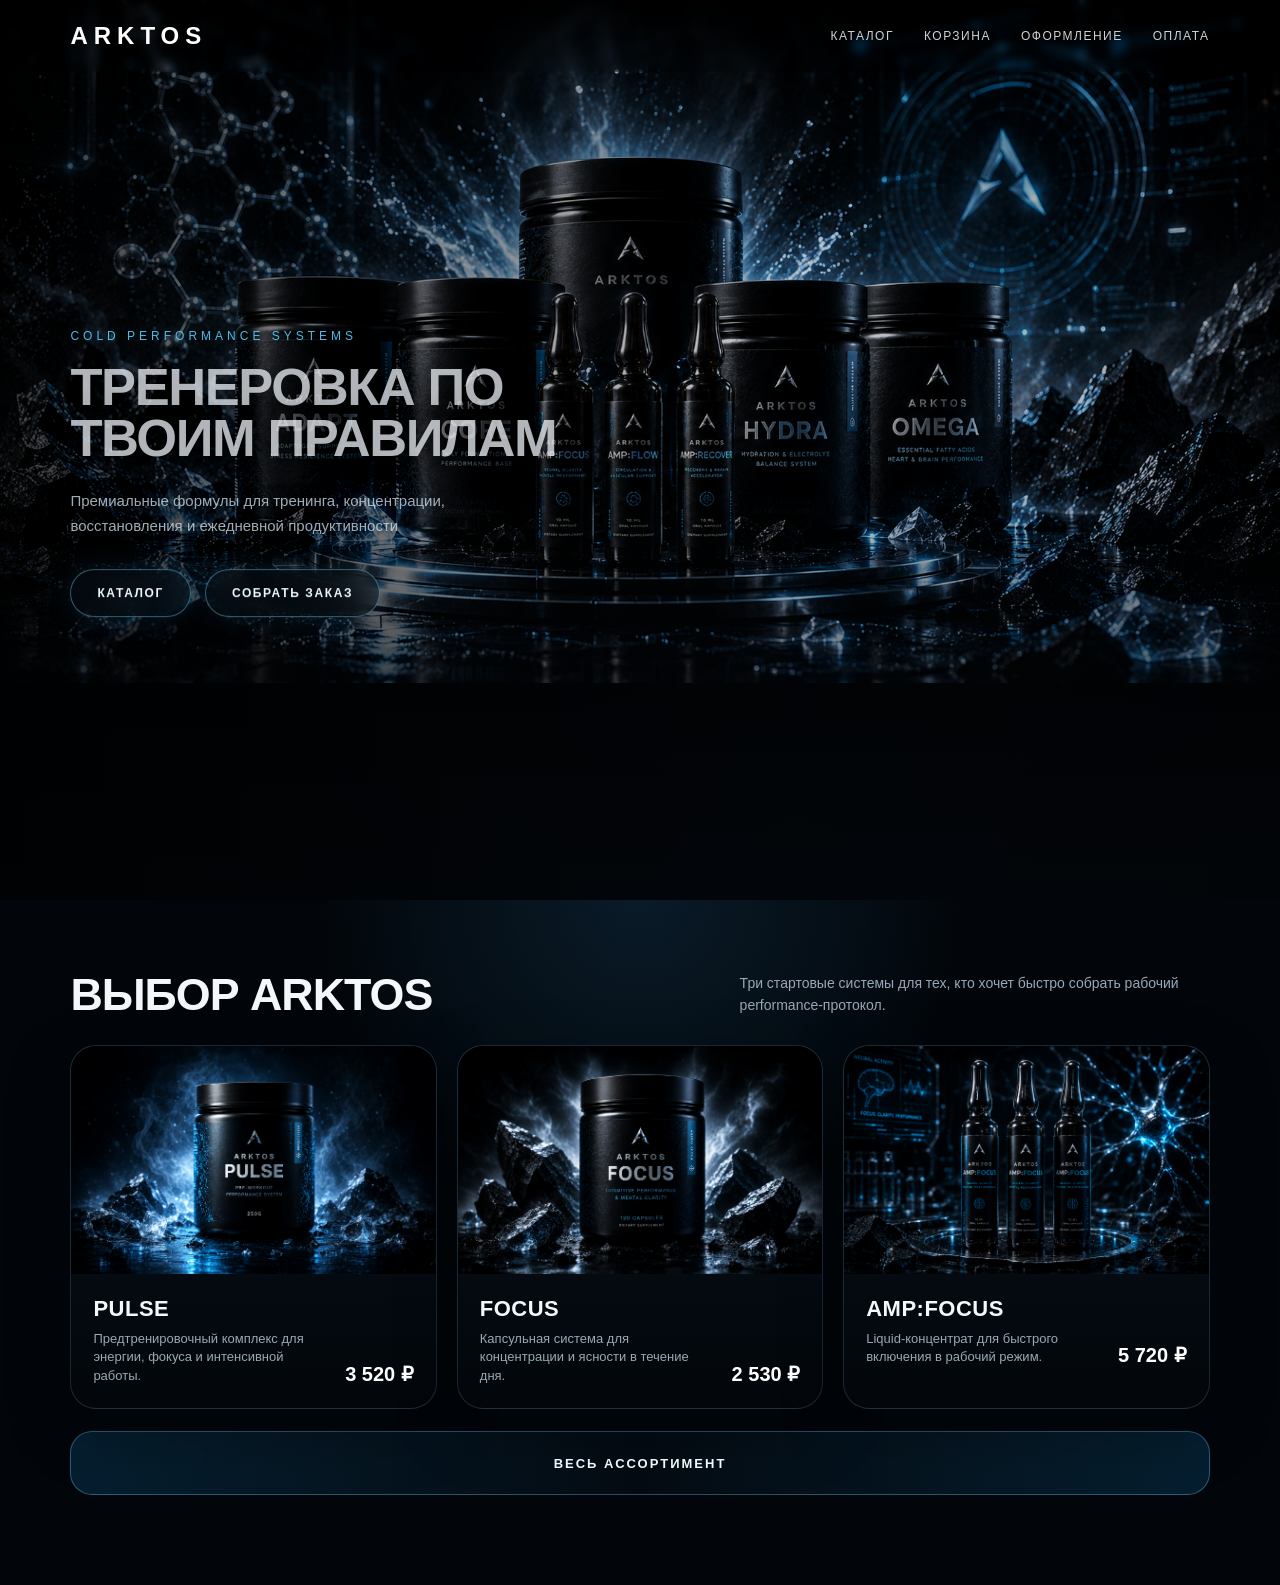
<file: index.html>
<!DOCTYPE html>
<html lang="ru">
<head>
  <meta charset="UTF-8" />
  <meta name="viewport" content="width=device-width, initial-scale=1.0" />
  <title>ARKTOS — Cold Performance Systems</title>
  <link rel="stylesheet" href="style.css" />
  <link rel="icon" href="favicon.ico" />
  <style>
    :root{
      --bg:#02060b;
      --card:#071018;
      --line:rgba(150,210,255,.16);
      --text:#f4f8fb;
      --muted:#9aa8b5;
      --ice:#53cfff;
      --ice2:#b8edff;
    }

    body{
      margin:0;
      background:var(--bg);
      color:var(--text);
      font-family:Inter, Arial, sans-serif;
    }

    .ark-header{
      position:fixed;
      top:0;
      left:0;
      right:0;
      z-index:50;
      display:flex;
      align-items:center;
      justify-content:space-between;
      padding:22px 5.5vw;
      background:linear-gradient(180deg,rgba(0,0,0,.76),rgba(0,0,0,.18),transparent);
      backdrop-filter:blur(4px);
    }

    .ark-logo{
      color:#fff;
      text-decoration:none;
      font-size:24px;
      font-weight:800;
      letter-spacing:6px;
      text-transform:uppercase;
    }

    .ark-nav{
      display:flex;
      gap:30px;
      align-items:center;
    }

    .ark-nav a{
      color:rgba(255,255,255,.82);
      text-decoration:none;
      text-transform:uppercase;
      letter-spacing:1.5px;
      font-size:12px;
      transition:.25s;
    }

    .ark-nav a:hover{
      color:var(--ice);
    }

    .hero-main{
      position:relative;
      width:100%;
      min-height:min(100vh, 920px);
      overflow:hidden;
      background:#000;
    }

    .hero-main::after{
      content:"";
      position:absolute;
      inset:0;
      background:
        linear-gradient(90deg,rgba(0,0,0,.72) 0%,rgba(0,0,0,.34) 34%,rgba(0,0,0,.08) 62%,rgba(0,0,0,.28) 100%),
        linear-gradient(180deg,rgba(0,0,0,.24) 0%,rgba(0,0,0,.08) 52%,#02060b 100%);
      pointer-events:none;
    }

    .hero-main img{
      width:100%;
      height:auto;
      display:block;
      object-fit:cover;
    }

    .hero-copy{
      position:absolute;
      left:5.5vw;
      top:50%;
      transform:translateY(-42%);
      z-index:2;
      width:min(520px, 82vw);
    }

    .hero-kicker{
      color:var(--ice);
      font-size:12px;
      letter-spacing:4px;
      text-transform:uppercase;
      margin-bottom:18px;
      opacity:.9;
    }

    .hero-copy h1{
      margin:0;
      font-family:"Inter Tight","Arial Narrow",Inter,Arial,sans-serif;
      font-size:clamp(34px,4.1vw,58px);
      line-height:.98;
      font-weight:700;
      letter-spacing:-1.4px;
      text-transform:uppercase;
      color:rgba(245,250,255,.72);
      text-shadow:0 10px 36px rgba(0,0,0,.72);
      max-width:560px;
    }

    .hero-copy p{
      margin:24px 0 0;
      max-width:430px;
      color:rgba(220,235,245,.72);
      font-size:15px;
      line-height:1.7;
      text-shadow:0 8px 24px rgba(0,0,0,.8);
    }

    .hero-actions{
      margin-top:30px;
      display:flex;
      gap:14px;
      flex-wrap:wrap;
    }

    .btn-ice{
      display:inline-flex;
      align-items:center;
      justify-content:center;
      min-height:48px;
      padding:0 26px;
      border-radius:999px;
      border:1px solid rgba(120,210,255,.42);
      background:rgba(5,18,28,.42);
      color:#eaf9ff;
      text-decoration:none;
      text-transform:uppercase;
      font-size:12px;
      letter-spacing:1.6px;
      font-weight:700;
      box-shadow:0 0 30px rgba(61,184,255,.12);
      backdrop-filter:blur(10px);
      transition:.25s ease;
    }

    .btn-ice:hover{
      transform:translateY(-2px);
      border-color:rgba(130,225,255,.82);
      box-shadow:0 0 42px rgba(61,184,255,.22);
    }

    .home-products{
      padding:72px 5.5vw 90px;
      background:
        radial-gradient(circle at 50% 0%,rgba(64,180,255,.12),transparent 34%),
        #02060b;
    }

    .section-head{
      display:flex;
      justify-content:space-between;
      align-items:end;
      gap:24px;
      margin-bottom:28px;
    }

    .section-head h2{
      margin:0;
      font-size:clamp(28px,3.5vw,46px);
      line-height:1;
      letter-spacing:-1px;
      text-transform:uppercase;
    }

    .section-head p{
      margin:0;
      max-width:470px;
      color:var(--muted);
      line-height:1.6;
      font-size:14px;
    }

    .product-preview-grid{
      display:grid;
      grid-template-columns:repeat(3,1fr);
      gap:20px;
    }

    .preview-card{
      display:block;
      color:inherit;
      text-decoration:none;
      border:1px solid var(--line);
      border-radius:26px;
      overflow:hidden;
      background:linear-gradient(180deg,rgba(8,18,28,.92),rgba(3,7,12,.96));
      box-shadow:0 20px 60px rgba(0,0,0,.36);
      transition:.35s ease;
    }

    .preview-card:hover{
      transform:translateY(-8px);
      border-color:rgba(92,210,255,.48);
      box-shadow:0 26px 80px rgba(37,160,255,.18);
    }

    .preview-card img{
      width:100%;
      aspect-ratio:16/10;
      object-fit:cover;
      display:block;
      background:#03070c;
    }

    .preview-info{
      padding:22px;
      display:flex;
      align-items:flex-end;
      justify-content:space-between;
      gap:16px;
    }

    .preview-info h3{
      margin:0 0 8px;
      font-size:22px;
      letter-spacing:.5px;
      text-transform:uppercase;
    }

    .preview-info p{
      margin:0;
      color:var(--muted);
      font-size:13px;
      line-height:1.45;
    }

    .preview-price{
      white-space:nowrap;
      font-size:20px;
      font-weight:800;
      color:#fff;
    }

    .all-catalog-btn{
      margin-top:22px;
      display:flex;
      align-items:center;
      justify-content:center;
      width:100%;
      min-height:64px;
      border-radius:22px;
      border:1px solid rgba(110,210,255,.34);
      background:
        linear-gradient(90deg,rgba(20,120,180,.22),rgba(6,14,22,.72),rgba(20,120,180,.22));
      color:#eaf9ff;
      text-decoration:none;
      text-transform:uppercase;
      letter-spacing:2px;
      font-size:13px;
      font-weight:800;
      transition:.25s ease;
    }

    .all-catalog-btn:hover{
      transform:translateY(-2px);
      border-color:rgba(110,220,255,.72);
      box-shadow:0 18px 55px rgba(49,180,255,.18);
    }

    @media(max-width:900px){
      .ark-nav{display:none}
      .ark-header{padding:18px 22px}
      .ark-logo{font-size:20px}
      .hero-main{min-height:auto}
      .hero-copy{
        position:absolute;
        left:22px;
        top:auto;
        bottom:42px;
        transform:none;
        width:calc(100% - 44px);
      }
      .hero-copy h1{
        font-size:32px;
        max-width:380px;
      }
      .hero-copy p{font-size:14px;max-width:340px}
      .product-preview-grid{grid-template-columns:1fr}
      .section-head{display:block}
      .section-head p{margin-top:14px}
      .home-products{padding:50px 22px 72px}
    }
  </style>
</head>
<body>

  <header class="ark-header">
    <a href="index.html" class="ark-logo">ARKTOS</a>
    <nav class="ark-nav">
      <a href="catalog.html">Каталог</a>
      <a href="cart.html">Корзина</a>
      <a href="checkout.html">Оформление</a>
      <a href="payment.html">Оплата</a>
    </nav>
  </header>

  <main>
    <section class="hero-main">
      <img src="hero-main.png" alt="ARKTOS Cold Performance Systems">
      <div class="hero-copy">
        <div class="hero-kicker">Cold Performance Systems</div>
        <h1>Тренеровка по твоим правилам</h1>
        <p>Премиальные формулы для тренинга, концентрации, восстановления и ежедневной продуктивности</p>
        <div class="hero-actions">
          <a class="btn-ice" href="catalog.html">Каталог</a>
          <a class="btn-ice" href="checkout.html">Собрать заказ</a>
        </div>
      </div>
    </section>

    <section class="home-products">
      <div class="section-head">
        <h2>Выбор ARKTOS</h2>
        <p>Три стартовые системы для тех, кто хочет быстро собрать рабочий performance-протокол.</p>
      </div>

      <div class="product-preview-grid">
        <a class="preview-card" href="product.html?id=pulse">
          <img src="arktos-pulse.png" alt="ARKTOS PULSE">
          <div class="preview-info">
            <div>
              <h3>PULSE</h3>
              <p>Предтренировочный комплекс для энергии, фокуса и интенсивной работы.</p>
            </div>
            <div class="preview-price">3 520 ₽</div>
          </div>
        </a>

        <a class="preview-card" href="product.html?id=focus">
          <img src="arktos-focus.png" alt="ARKTOS FOCUS">
          <div class="preview-info">
            <div>
              <h3>FOCUS</h3>
              <p>Капсульная система для концентрации и ясности в течение дня.</p>
            </div>
            <div class="preview-price">2 530 ₽</div>
          </div>
        </a>

        <a class="preview-card" href="product.html?id=amp-focus">
          <img src="arktos-amp-focus.png" alt="ARKTOS AMP:FOCUS">
          <div class="preview-info">
            <div>
              <h3>AMP:FOCUS</h3>
              <p>Liquid-концентрат для быстрого включения в рабочий режим.</p>
            </div>
            <div class="preview-price">5 720 ₽</div>
          </div>
        </a>
      </div>

      <a class="all-catalog-btn" href="catalog.html">Весь ассортимент</a>
    </section>
  </main>

</body>
</html>
</file>
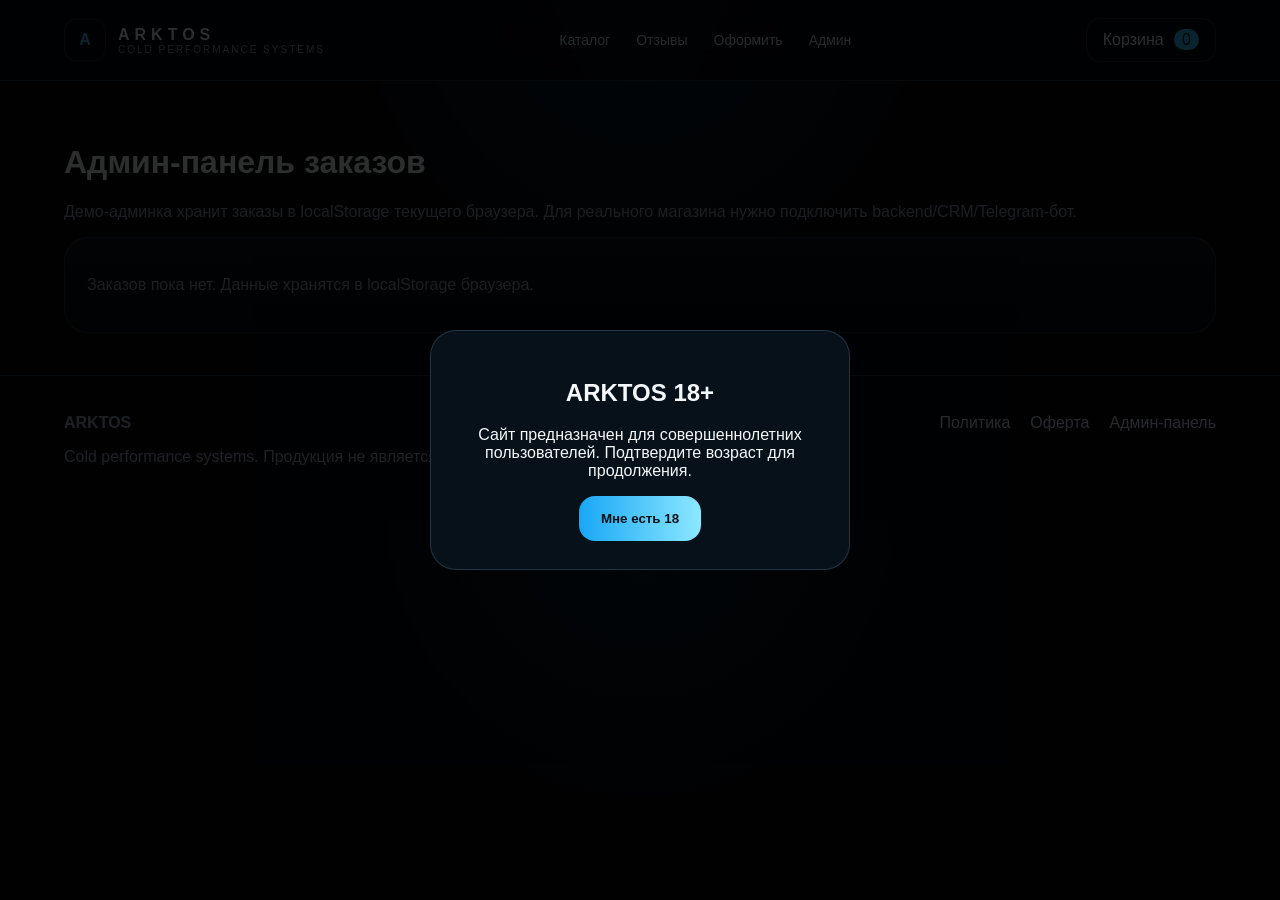
<file: admin.html>
<!DOCTYPE html><html lang="ru"><head><title>Админ-панель ARKTOS</title><meta charset="UTF-8"><meta name="viewport" content="width=device-width, initial-scale=1.0"><link rel="stylesheet" href="style.css"><script defer src="arktos.js"></script><link rel="icon" href="favicon.svg"></head><body><header class="site-header"><a class="brand" href="index.html"><span class="mark">A</span><span><b>ARKTOS</b><small>COLD PERFORMANCE SYSTEMS</small></span></a><nav><a href="catalog.html">Каталог</a><a href="reviews.html">Отзывы</a><a href="checkout.html">Оформить</a><a href="admin.html">Админ</a></nav><a class="cart-link" href="cart.html">Корзина <span id="cartCount">0</span></a></header><main class="section"><h1>Админ-панель заказов</h1><p class="muted">Демо-админка хранит заказы в localStorage текущего браузера. Для реального магазина нужно подключить backend/CRM/Telegram-бот.</p><div class="glass" id="adminOrders"></div></main><footer class="footer"><div><b>ARKTOS</b><p>Cold performance systems. Продукция не является лекарственным средством. 18+</p></div><div><a href="privacy.html">Политика</a><a href="offer.html">Оферта</a><a href="admin.html">Админ-панель</a></div></footer><div id="ageModal" class="age-modal"><div><h2>ARKTOS 18+</h2><p>Сайт предназначен для совершеннолетних пользователей. Подтвердите возраст для продолжения.</p><button onclick="confirmAge()" class="btn">Мне есть 18</button></div></div></body></html>
</file>
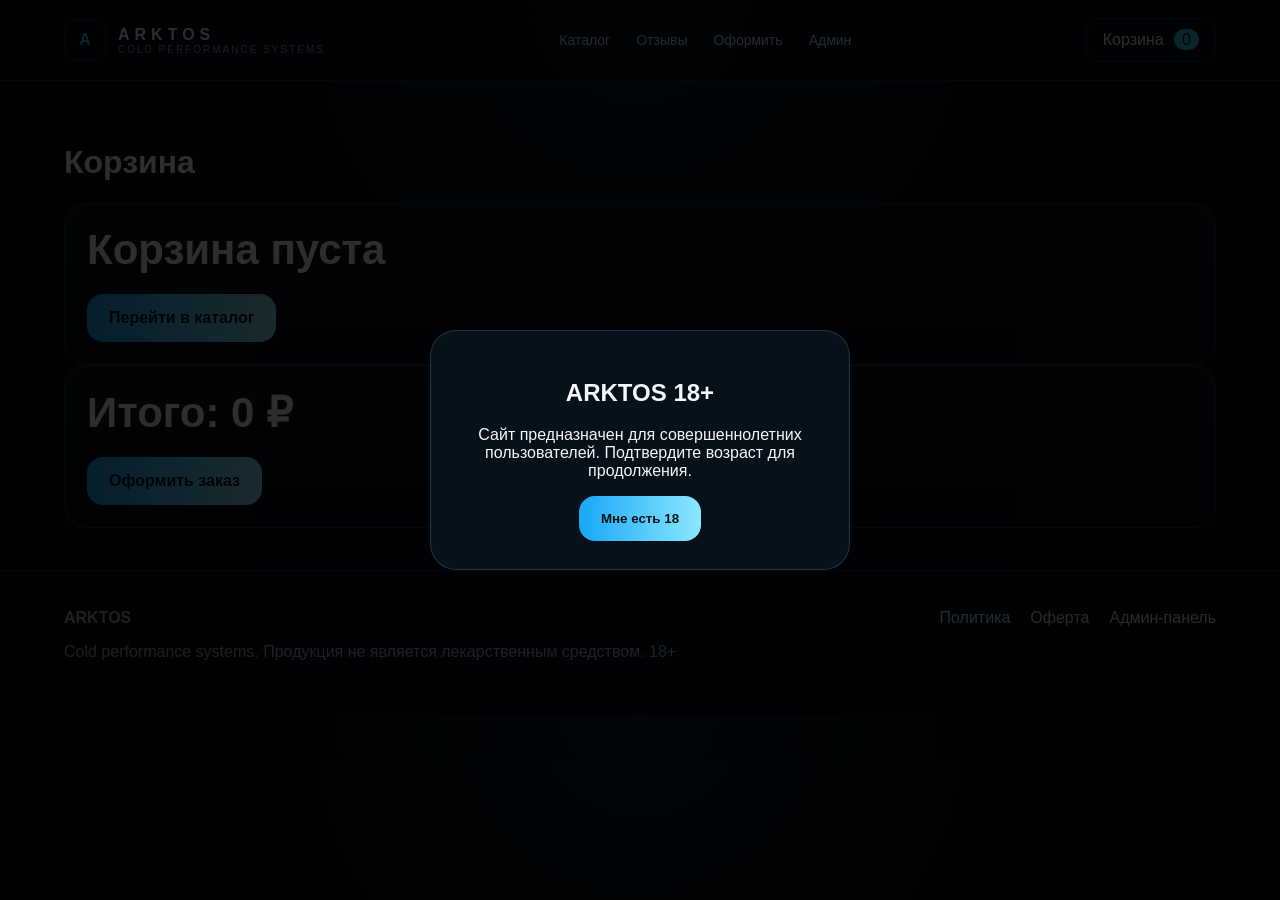
<file: cart.html>
<!DOCTYPE html><html lang="ru"><head><title>Корзина ARKTOS</title><meta charset="UTF-8"><meta name="viewport" content="width=device-width, initial-scale=1.0"><link rel="stylesheet" href="style.css"><script defer src="arktos.js"></script><link rel="icon" href="favicon.svg"></head><body><header class="site-header"><a class="brand" href="index.html"><span class="mark">A</span><span><b>ARKTOS</b><small>COLD PERFORMANCE SYSTEMS</small></span></a><nav><a href="catalog.html">Каталог</a><a href="reviews.html">Отзывы</a><a href="checkout.html">Оформить</a><a href="admin.html">Админ</a></nav><a class="cart-link" href="cart.html">Корзина <span id="cartCount">0</span></a></header><main class="section"><h1>Корзина</h1><div id="cartRows"></div><div class="glass"><h2>Итого: <span id="cartTotal">0 ₽</span></h2><a class="btn" href="checkout.html">Оформить заказ</a></div></main><footer class="footer"><div><b>ARKTOS</b><p>Cold performance systems. Продукция не является лекарственным средством. 18+</p></div><div><a href="privacy.html">Политика</a><a href="offer.html">Оферта</a><a href="admin.html">Админ-панель</a></div></footer><div id="ageModal" class="age-modal"><div><h2>ARKTOS 18+</h2><p>Сайт предназначен для совершеннолетних пользователей. Подтвердите возраст для продолжения.</p><button onclick="confirmAge()" class="btn">Мне есть 18</button></div></div></body></html>
</file>
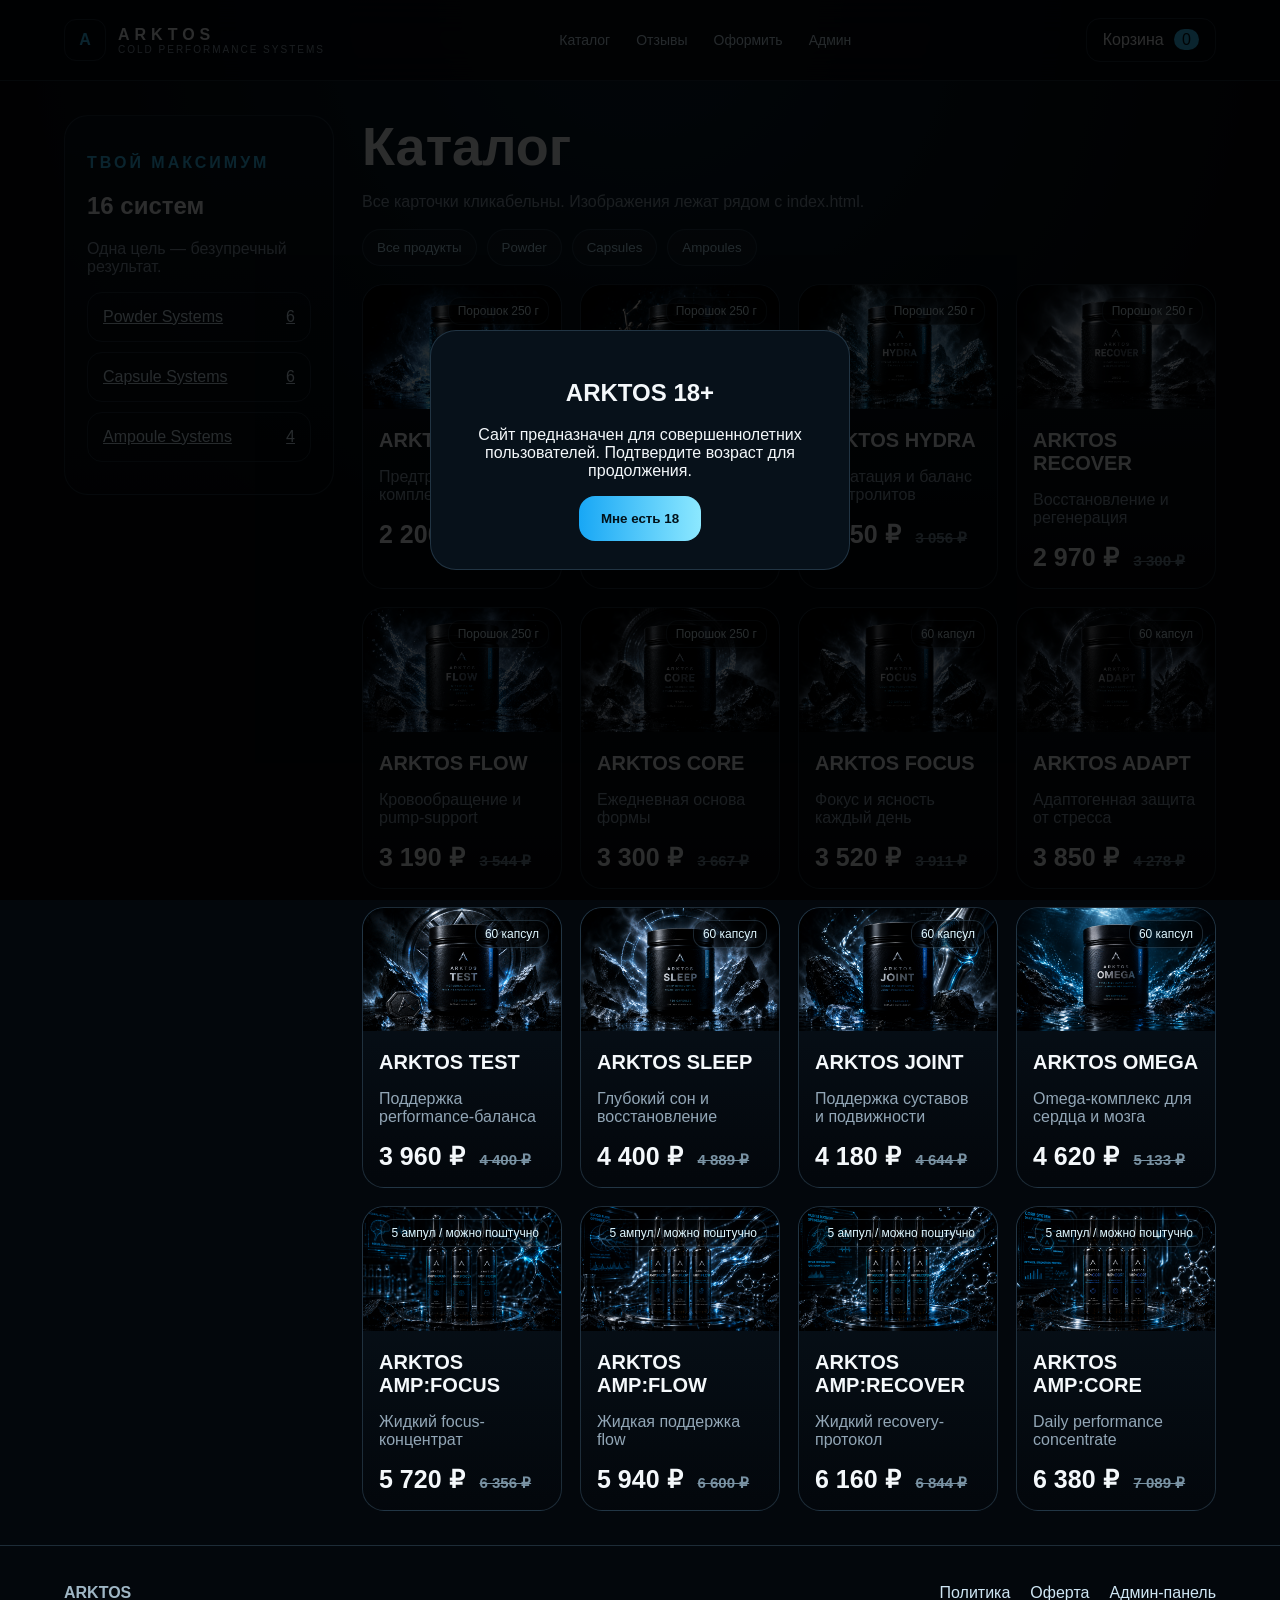
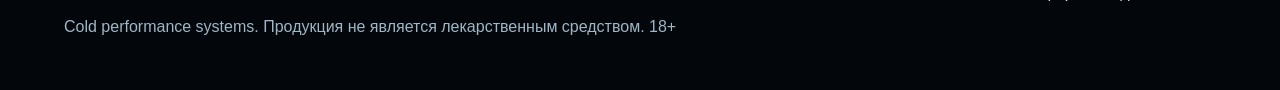
<file: catalog.html>
<!DOCTYPE html><html lang="ru"><head><title>Каталог ARKTOS</title><meta charset="UTF-8"><meta name="viewport" content="width=device-width, initial-scale=1.0"><link rel="stylesheet" href="style.css"><script defer src="arktos.js"></script><link rel="icon" href="favicon.svg"></head><body><header class="site-header"><a class="brand" href="index.html"><span class="mark">A</span><span><b>ARKTOS</b><small>COLD PERFORMANCE SYSTEMS</small></span></a><nav><a href="catalog.html">Каталог</a><a href="reviews.html">Отзывы</a><a href="checkout.html">Оформить</a><a href="admin.html">Админ</a></nav><a class="cart-link" href="cart.html">Корзина <span id="cartCount">0</span></a></header><main class="catalog-layout"><aside class="sidebar"><div class="glass"><p class="kicker">Твой максимум</p><h2>16 систем</h2><p class="muted">Одна цель — безупречный результат.</p><a class="cat-link" href="#">Powder Systems <span>6</span></a><a class="cat-link" href="#">Capsule Systems <span>6</span></a><a class="cat-link" href="#">Ampoule Systems <span>4</span></a></div></aside><section><h1 style="font-size:54px;margin:0">Каталог</h1><p class="muted">Все карточки кликабельны. Изображения лежат рядом с index.html.</p><div class="tabs"><button class="tab active" data-cat="all">Все продукты</button><button class="tab" data-cat="Powder Systems">Powder</button><button class="tab" data-cat="Capsule Systems">Capsules</button><button class="tab" data-cat="Ampoule Systems">Ampoules</button></div><div id="catalogGrid" class="grid"></div></section></main><footer class="footer"><div><b>ARKTOS</b><p>Cold performance systems. Продукция не является лекарственным средством. 18+</p></div><div><a href="privacy.html">Политика</a><a href="offer.html">Оферта</a><a href="admin.html">Админ-панель</a></div></footer><div id="ageModal" class="age-modal"><div><h2>ARKTOS 18+</h2><p>Сайт предназначен для совершеннолетних пользователей. Подтвердите возраст для продолжения.</p><button onclick="confirmAge()" class="btn">Мне есть 18</button></div></div></body></html>
</file>
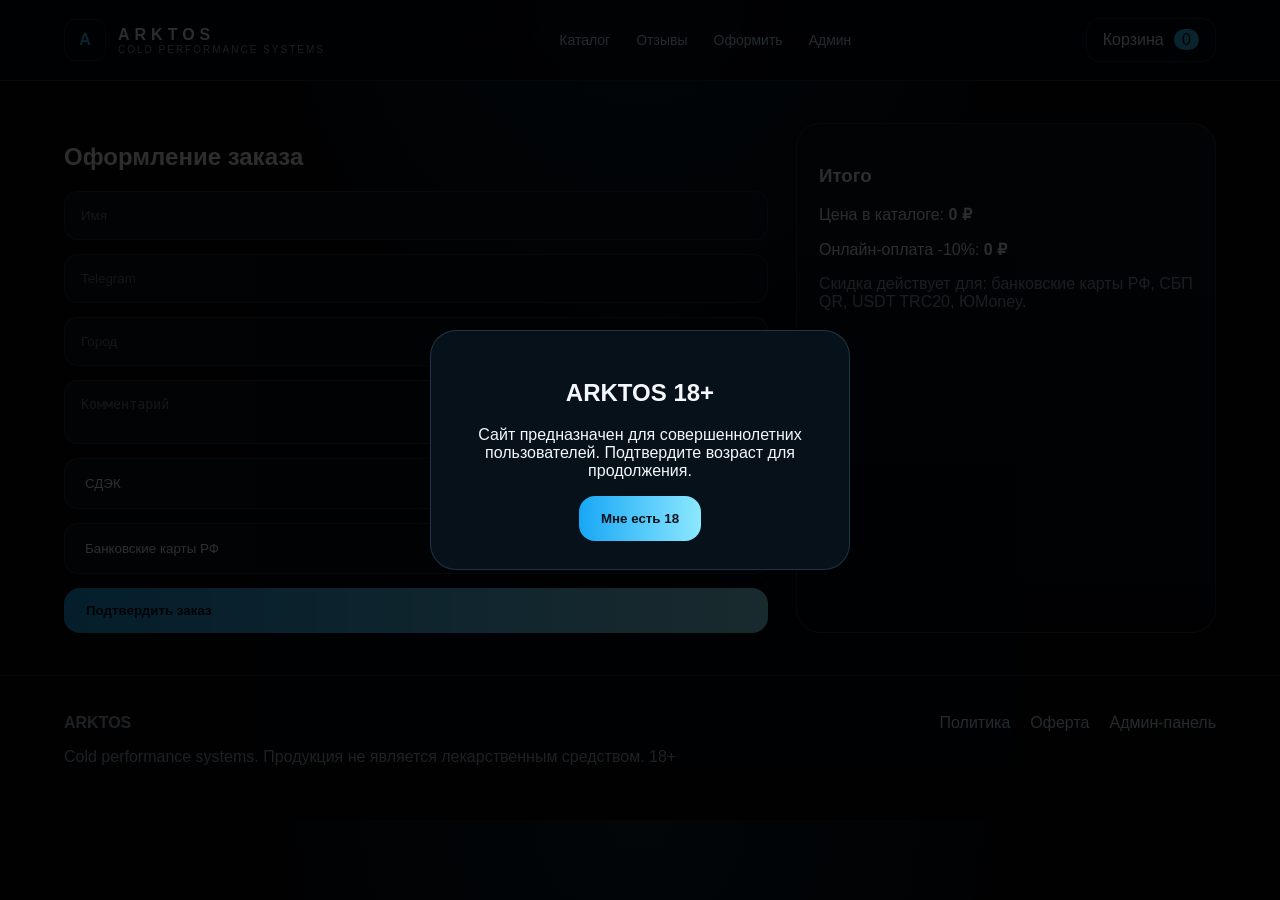
<file: checkout.html>
<!DOCTYPE html><html lang="ru"><head><title>Оформление заказа</title><meta charset="UTF-8"><meta name="viewport" content="width=device-width, initial-scale=1.0"><link rel="stylesheet" href="style.css"><script defer src="arktos.js"></script><link rel="icon" href="favicon.svg"></head><body><header class="site-header"><a class="brand" href="index.html"><span class="mark">A</span><span><b>ARKTOS</b><small>COLD PERFORMANCE SYSTEMS</small></span></a><nav><a href="catalog.html">Каталог</a><a href="reviews.html">Отзывы</a><a href="checkout.html">Оформить</a><a href="admin.html">Админ</a></nav><a class="cart-link" href="cart.html">Корзина <span id="cartCount">0</span></a></header><main class="section checkout"><section><h1>Оформление заказа</h1><form class="form" onsubmit="placeOrder(event)"><input name="name" placeholder="Имя" required><input name="telegram" placeholder="Telegram" required><input name="city" placeholder="Город" required><textarea name="comment" placeholder="Комментарий"></textarea><select name="delivery"><option>СДЭК</option><option>Курьер</option></select><select name="payment"><option>Банковские карты РФ</option><option>СБП QR</option><option>USDT TRC20</option><option>Оплата при получении</option><option>ЮMoney</option></select><button class="btn">Подтвердить заказ</button></form></section><aside class="glass" id="checkoutSummary"></aside></main><footer class="footer"><div><b>ARKTOS</b><p>Cold performance systems. Продукция не является лекарственным средством. 18+</p></div><div><a href="privacy.html">Политика</a><a href="offer.html">Оферта</a><a href="admin.html">Админ-панель</a></div></footer><div id="ageModal" class="age-modal"><div><h2>ARKTOS 18+</h2><p>Сайт предназначен для совершеннолетних пользователей. Подтвердите возраст для продолжения.</p><button onclick="confirmAge()" class="btn">Мне есть 18</button></div></div></body></html>
</file>
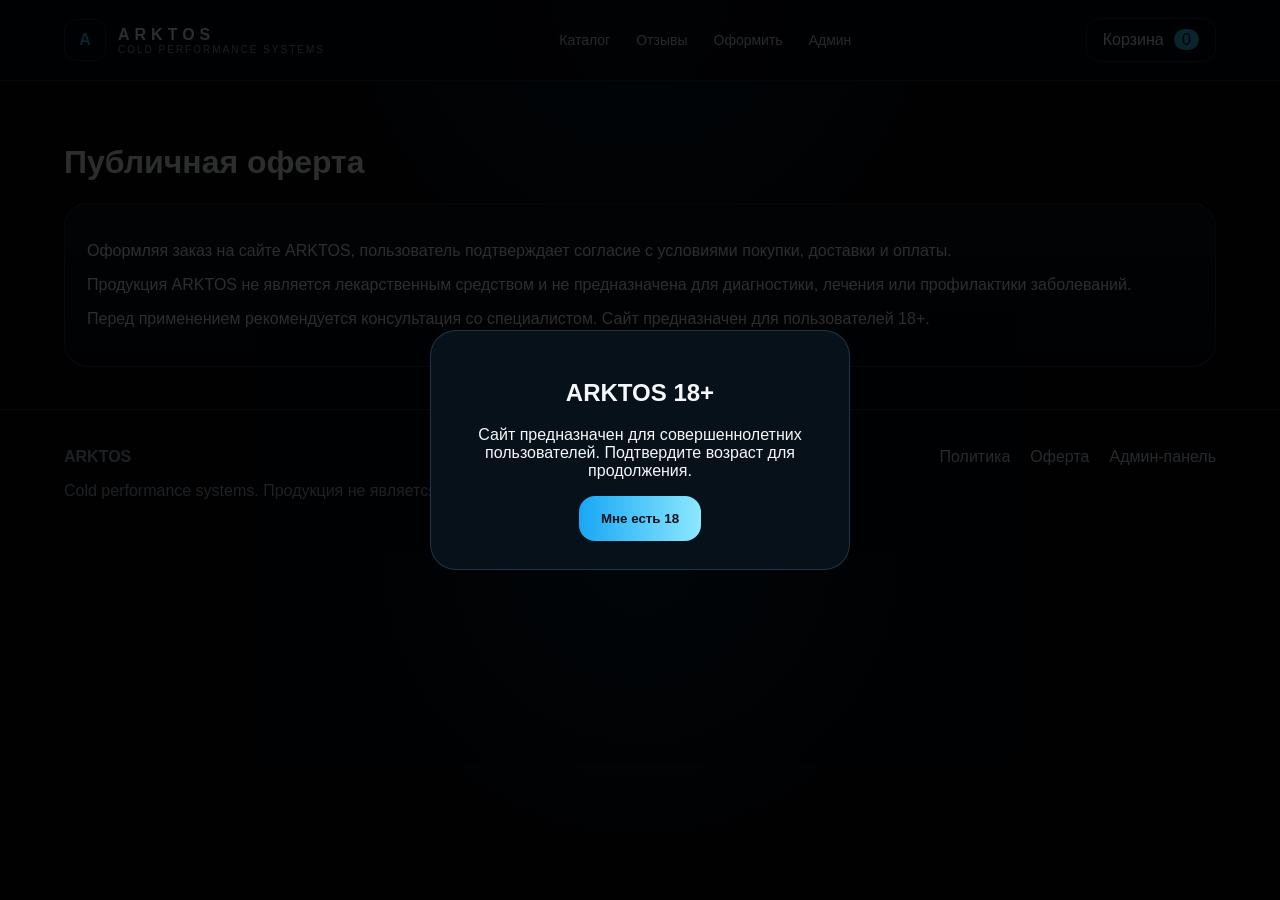
<file: offer.html>
<!DOCTYPE html><html lang="ru"><head><title>Публичная оферта</title><meta charset="UTF-8"><meta name="viewport" content="width=device-width, initial-scale=1.0"><link rel="stylesheet" href="style.css"><script defer src="arktos.js"></script><link rel="icon" href="favicon.svg"></head><body><header class="site-header"><a class="brand" href="index.html"><span class="mark">A</span><span><b>ARKTOS</b><small>COLD PERFORMANCE SYSTEMS</small></span></a><nav><a href="catalog.html">Каталог</a><a href="reviews.html">Отзывы</a><a href="checkout.html">Оформить</a><a href="admin.html">Админ</a></nav><a class="cart-link" href="cart.html">Корзина <span id="cartCount">0</span></a></header><main class="section"><h1>Публичная оферта</h1><div class="glass"><p>Оформляя заказ на сайте ARKTOS, пользователь подтверждает согласие с условиями покупки, доставки и оплаты.</p><p>Продукция ARKTOS не является лекарственным средством и не предназначена для диагностики, лечения или профилактики заболеваний.</p><p>Перед применением рекомендуется консультация со специалистом. Сайт предназначен для пользователей 18+.</p></div></main><footer class="footer"><div><b>ARKTOS</b><p>Cold performance systems. Продукция не является лекарственным средством. 18+</p></div><div><a href="privacy.html">Политика</a><a href="offer.html">Оферта</a><a href="admin.html">Админ-панель</a></div></footer><div id="ageModal" class="age-modal"><div><h2>ARKTOS 18+</h2><p>Сайт предназначен для совершеннолетних пользователей. Подтвердите возраст для продолжения.</p><button onclick="confirmAge()" class="btn">Мне есть 18</button></div></div></body></html>
</file>
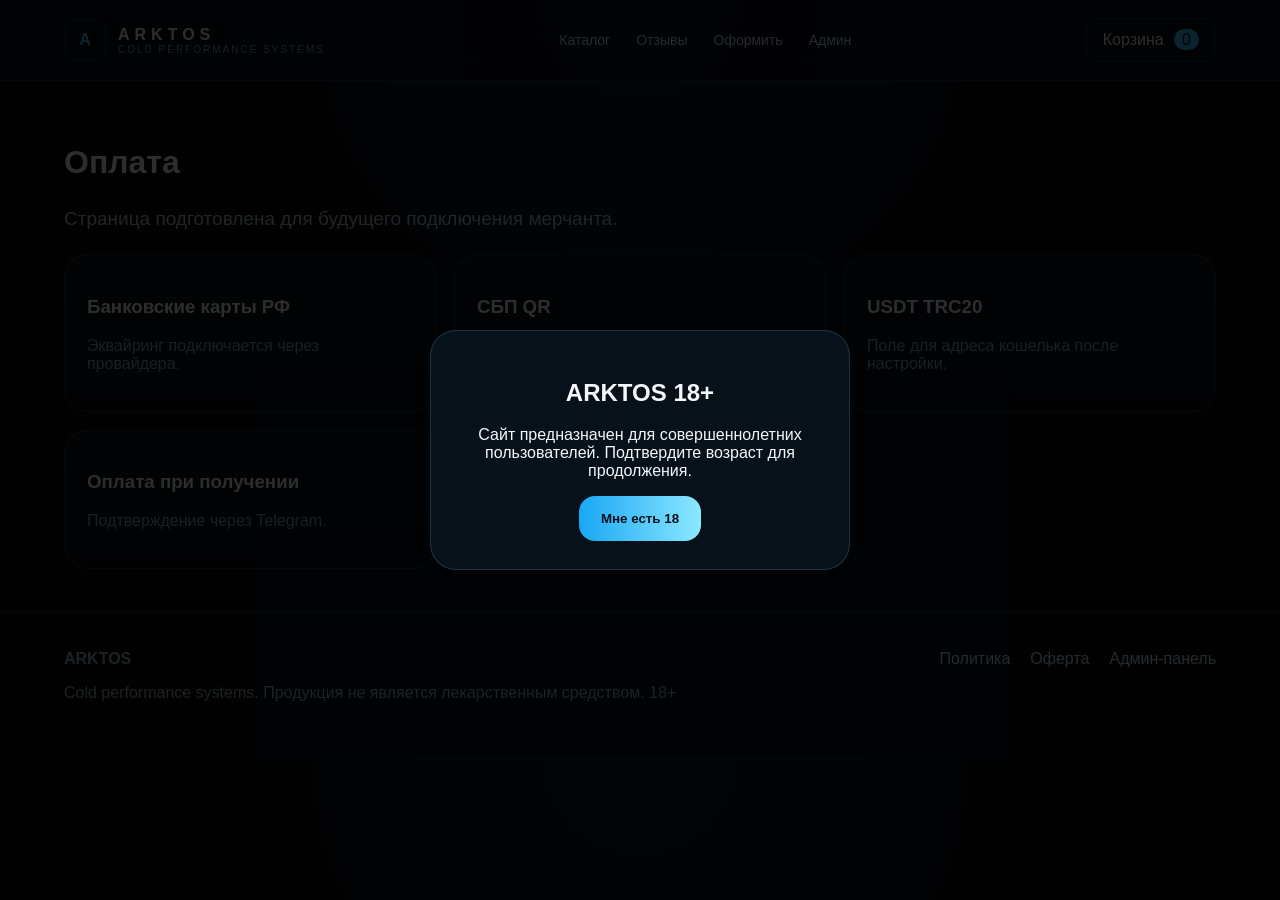
<file: payment.html>
<!DOCTYPE html><html lang="ru"><head><title>Оплата ARKTOS</title><meta charset="UTF-8"><meta name="viewport" content="width=device-width, initial-scale=1.0"><link rel="stylesheet" href="style.css"><script defer src="arktos.js"></script><link rel="icon" href="favicon.svg"></head><body><header class="site-header"><a class="brand" href="index.html"><span class="mark">A</span><span><b>ARKTOS</b><small>COLD PERFORMANCE SYSTEMS</small></span></a><nav><a href="catalog.html">Каталог</a><a href="reviews.html">Отзывы</a><a href="checkout.html">Оформить</a><a href="admin.html">Админ</a></nav><a class="cart-link" href="cart.html">Корзина <span id="cartCount">0</span></a></header><main class="section"><h1>Оплата</h1><p class="lead">Страница подготовлена для будущего подключения мерчанта.</p><div class="reviews"><div class="glass"><h3>Банковские карты РФ</h3><p class="muted">Эквайринг подключается через провайдера.</p></div><div class="glass"><h3>СБП QR</h3><p class="muted">Блок под генерацию QR-кода.</p></div><div class="glass"><h3>USDT TRC20</h3><p class="muted">Поле для адреса кошелька после настройки.</p></div><div class="glass"><h3>Оплата при получении</h3><p class="muted">Подтверждение через Telegram.</p></div><div class="glass"><h3>ЮMoney</h3><p class="muted">Подключается через форму оплаты.</p></div></div></main><footer class="footer"><div><b>ARKTOS</b><p>Cold performance systems. Продукция не является лекарственным средством. 18+</p></div><div><a href="privacy.html">Политика</a><a href="offer.html">Оферта</a><a href="admin.html">Админ-панель</a></div></footer><div id="ageModal" class="age-modal"><div><h2>ARKTOS 18+</h2><p>Сайт предназначен для совершеннолетних пользователей. Подтвердите возраст для продолжения.</p><button onclick="confirmAge()" class="btn">Мне есть 18</button></div></div></body></html>
</file>
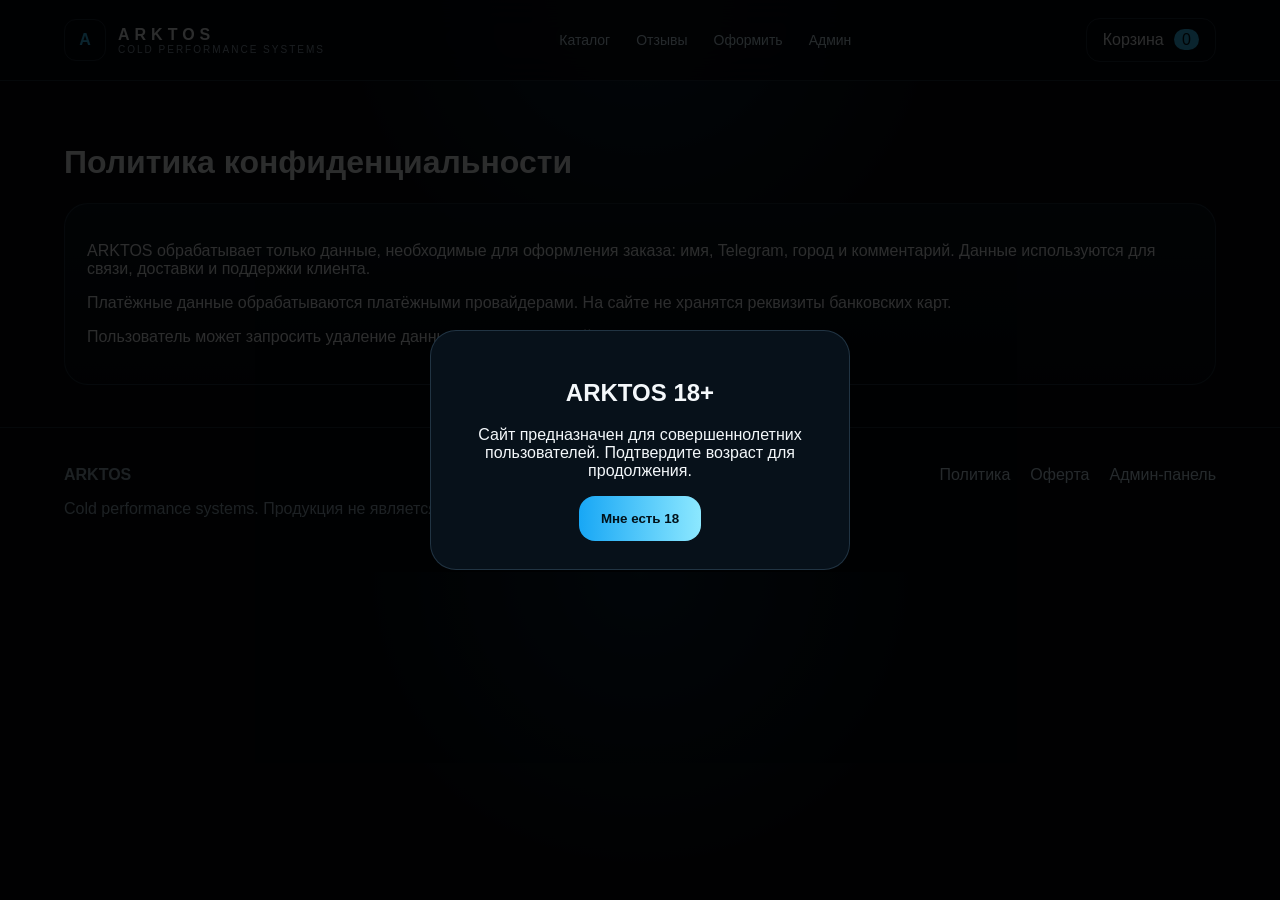
<file: privacy.html>
<!DOCTYPE html><html lang="ru"><head><title>Политика конфиденциальности</title><meta charset="UTF-8"><meta name="viewport" content="width=device-width, initial-scale=1.0"><link rel="stylesheet" href="style.css"><script defer src="arktos.js"></script><link rel="icon" href="favicon.svg"></head><body><header class="site-header"><a class="brand" href="index.html"><span class="mark">A</span><span><b>ARKTOS</b><small>COLD PERFORMANCE SYSTEMS</small></span></a><nav><a href="catalog.html">Каталог</a><a href="reviews.html">Отзывы</a><a href="checkout.html">Оформить</a><a href="admin.html">Админ</a></nav><a class="cart-link" href="cart.html">Корзина <span id="cartCount">0</span></a></header><main class="section"><h1>Политика конфиденциальности</h1><div class="glass"><p>ARKTOS обрабатывает только данные, необходимые для оформления заказа: имя, Telegram, город и комментарий. Данные используются для связи, доставки и поддержки клиента.</p><p>Платёжные данные обрабатываются платёжными провайдерами. На сайте не хранятся реквизиты банковских карт.</p><p>Пользователь может запросить удаление данных через контактный канал ARKTOS.</p></div></main><footer class="footer"><div><b>ARKTOS</b><p>Cold performance systems. Продукция не является лекарственным средством. 18+</p></div><div><a href="privacy.html">Политика</a><a href="offer.html">Оферта</a><a href="admin.html">Админ-панель</a></div></footer><div id="ageModal" class="age-modal"><div><h2>ARKTOS 18+</h2><p>Сайт предназначен для совершеннолетних пользователей. Подтвердите возраст для продолжения.</p><button onclick="confirmAge()" class="btn">Мне есть 18</button></div></div></body></html>
</file>
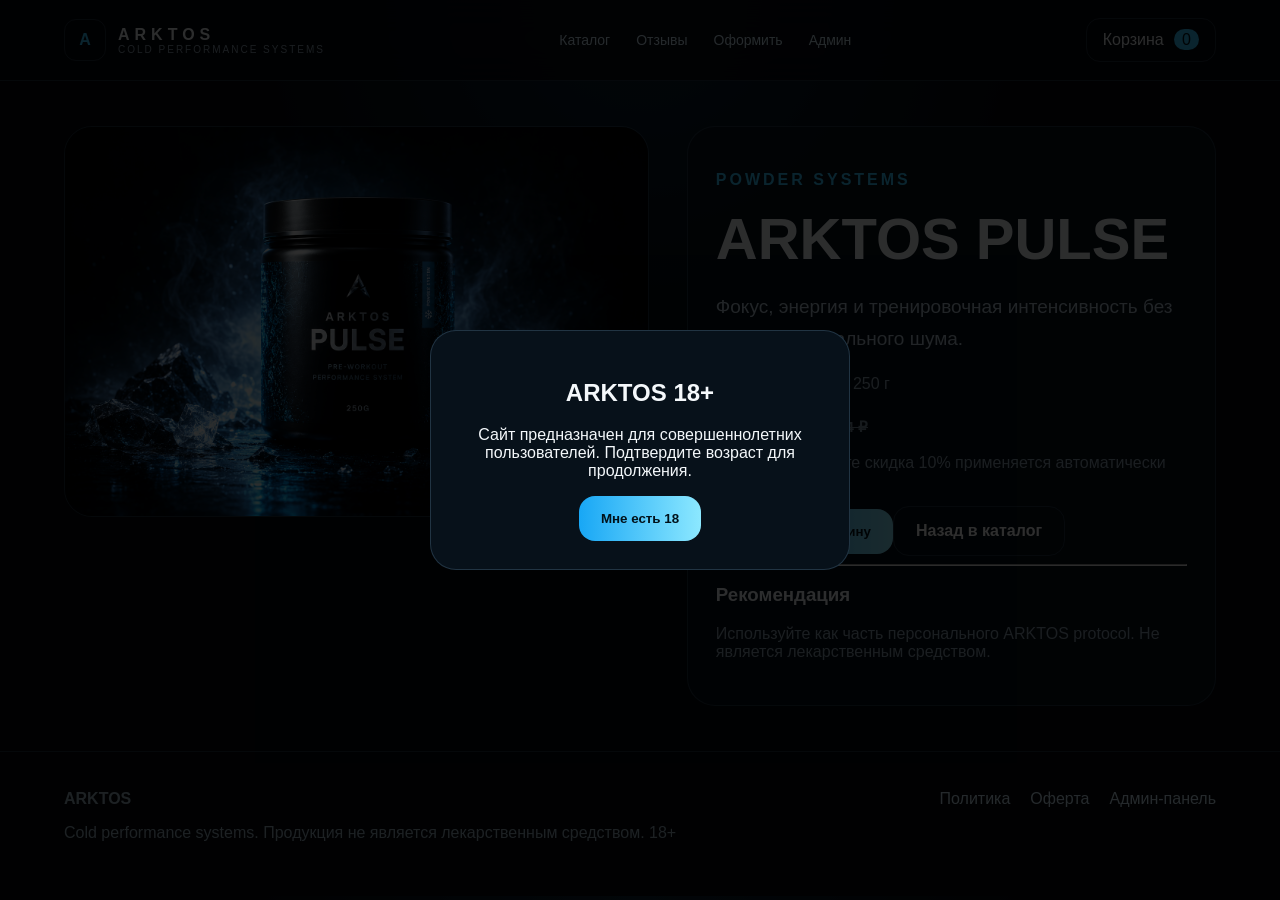
<file: product.html>
<!DOCTYPE html><html lang="ru"><head><title>Товар ARKTOS</title><meta charset="UTF-8"><meta name="viewport" content="width=device-width, initial-scale=1.0"><link rel="stylesheet" href="style.css"><script defer src="arktos.js"></script><link rel="icon" href="favicon.svg"></head><body><header class="site-header"><a class="brand" href="index.html"><span class="mark">A</span><span><b>ARKTOS</b><small>COLD PERFORMANCE SYSTEMS</small></span></a><nav><a href="catalog.html">Каталог</a><a href="reviews.html">Отзывы</a><a href="checkout.html">Оформить</a><a href="admin.html">Админ</a></nav><a class="cart-link" href="cart.html">Корзина <span id="cartCount">0</span></a></header><main id="productBox" class="product-page"></main><footer class="footer"><div><b>ARKTOS</b><p>Cold performance systems. Продукция не является лекарственным средством. 18+</p></div><div><a href="privacy.html">Политика</a><a href="offer.html">Оферта</a><a href="admin.html">Админ-панель</a></div></footer><div id="ageModal" class="age-modal"><div><h2>ARKTOS 18+</h2><p>Сайт предназначен для совершеннолетних пользователей. Подтвердите возраст для продолжения.</p><button onclick="confirmAge()" class="btn">Мне есть 18</button></div></div></body></html>
</file>
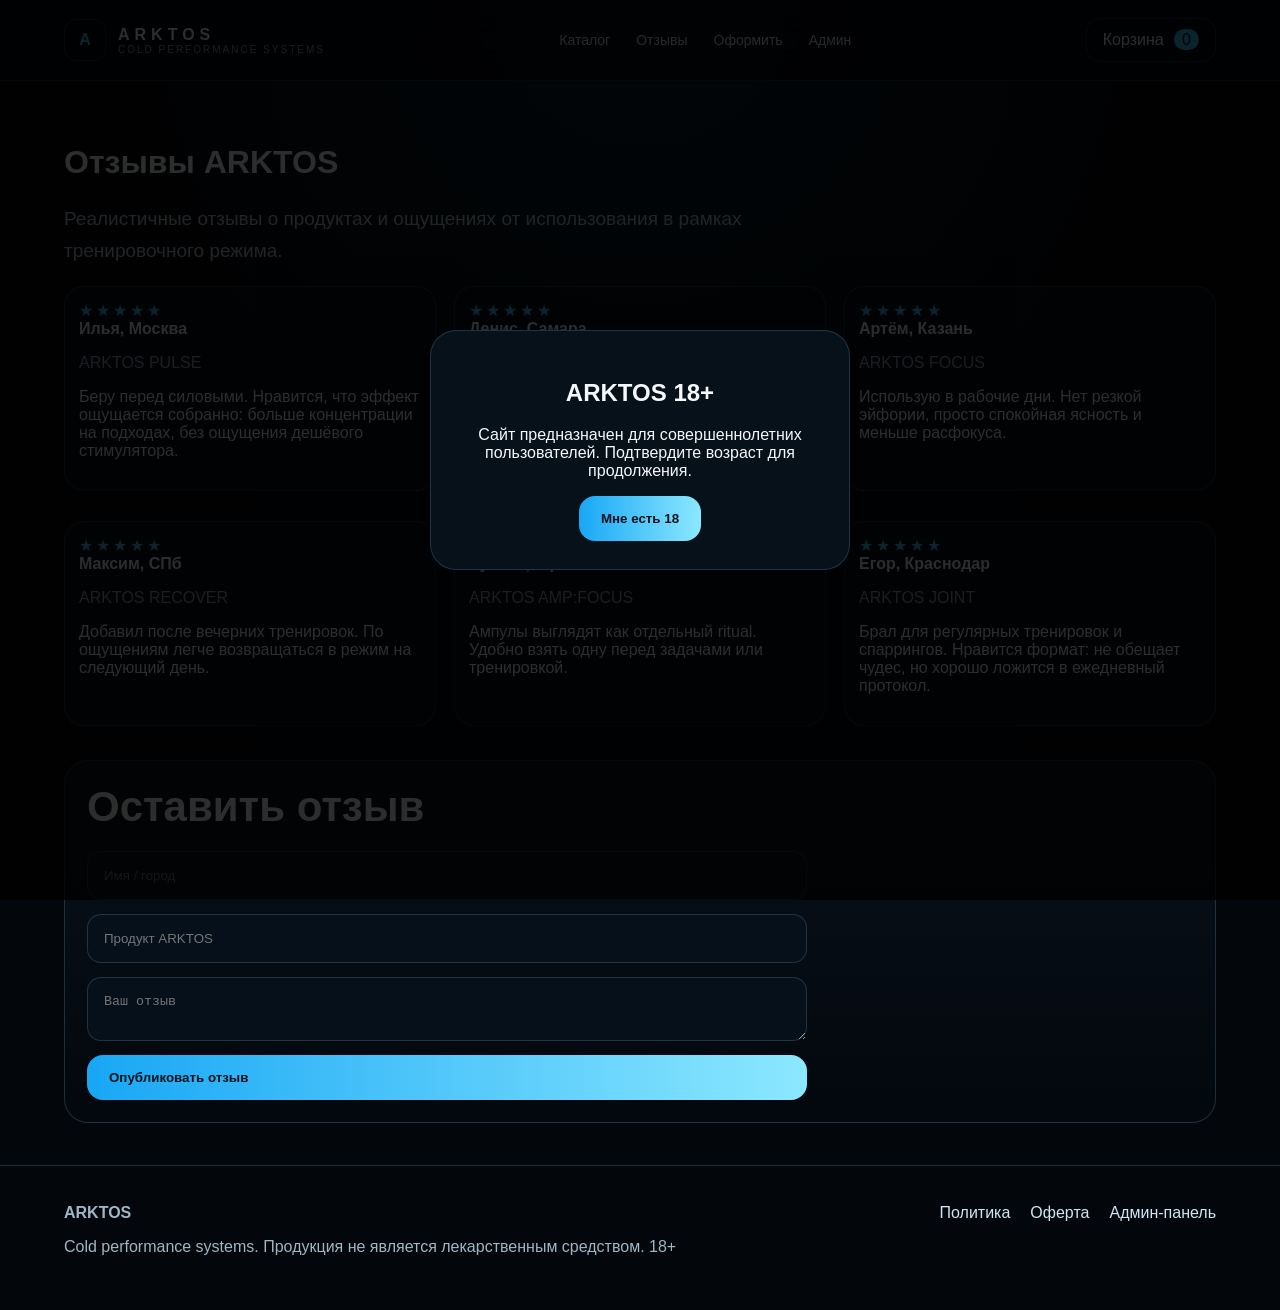
<file: reviews.html>
<!DOCTYPE html><html lang="ru"><head><title>Отзывы ARKTOS</title><meta charset="UTF-8"><meta name="viewport" content="width=device-width, initial-scale=1.0"><link rel="stylesheet" href="style.css"><script defer src="arktos.js"></script><link rel="icon" href="favicon.svg"></head><body><header class="site-header"><a class="brand" href="index.html"><span class="mark">A</span><span><b>ARKTOS</b><small>COLD PERFORMANCE SYSTEMS</small></span></a><nav><a href="catalog.html">Каталог</a><a href="reviews.html">Отзывы</a><a href="checkout.html">Оформить</a><a href="admin.html">Админ</a></nav><a class="cart-link" href="cart.html">Корзина <span id="cartCount">0</span></a></header><main class="section"><h1>Отзывы ARKTOS</h1><p class="lead">Реалистичные отзывы о продуктах и ощущениях от использования в рамках тренировочного режима.</p><div id="reviewsBox" class="reviews"></div><div class="glass" style="margin-top:22px"><h2>Оставить отзыв</h2><form class="form" onsubmit="addReview(event)"><input name="name" placeholder="Имя / город" required><input name="product" placeholder="Продукт ARKTOS" required><textarea name="text" placeholder="Ваш отзыв" required></textarea><button class="btn">Опубликовать отзыв</button></form></div></main><footer class="footer"><div><b>ARKTOS</b><p>Cold performance systems. Продукция не является лекарственным средством. 18+</p></div><div><a href="privacy.html">Политика</a><a href="offer.html">Оферта</a><a href="admin.html">Админ-панель</a></div></footer><div id="ageModal" class="age-modal"><div><h2>ARKTOS 18+</h2><p>Сайт предназначен для совершеннолетних пользователей. Подтвердите возраст для продолжения.</p><button onclick="confirmAge()" class="btn">Мне есть 18</button></div></div></body></html>
</file>
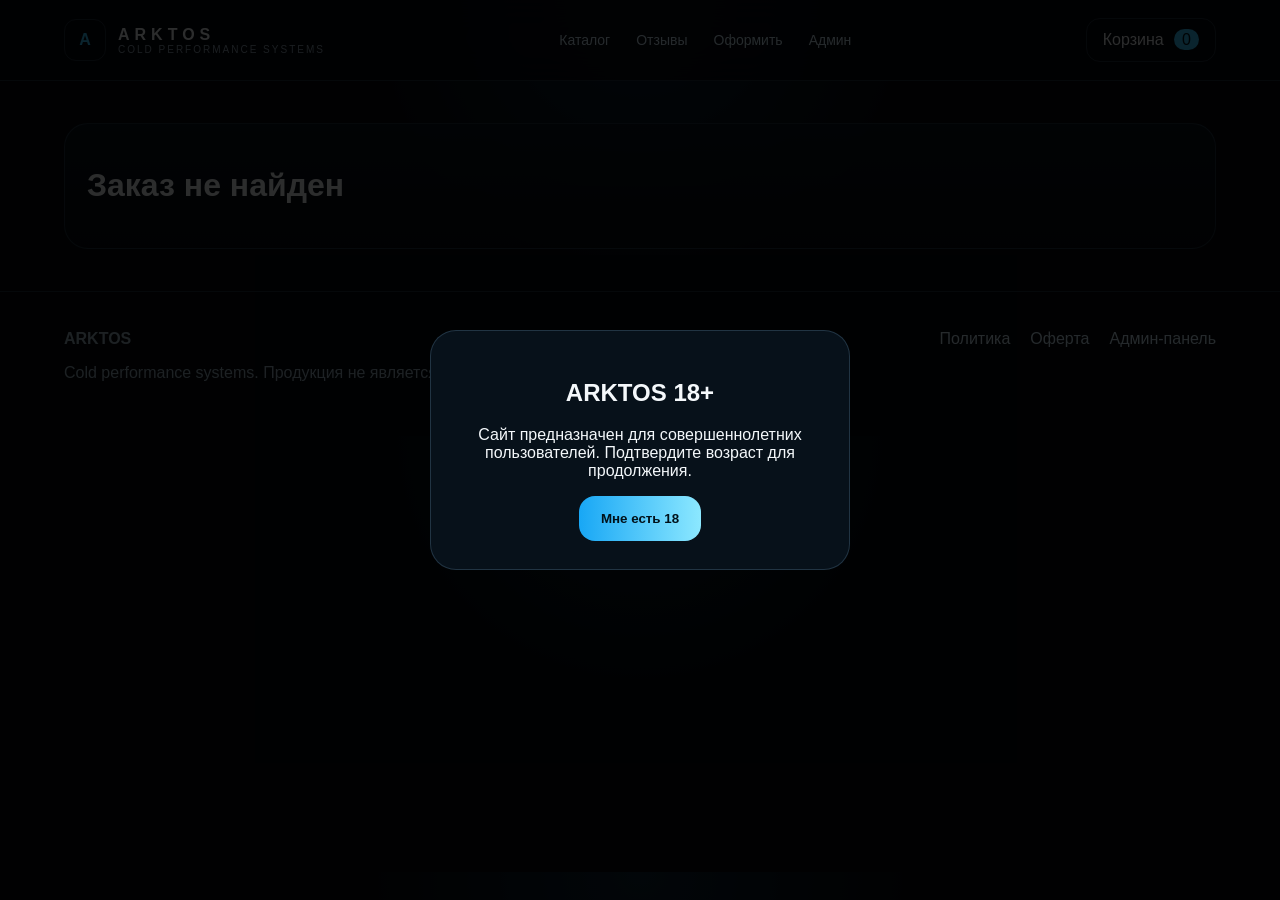
<file: thank-you.html>
<!DOCTYPE html><html lang="ru"><head><title>Спасибо за заказ</title><meta charset="UTF-8"><meta name="viewport" content="width=device-width, initial-scale=1.0"><link rel="stylesheet" href="style.css"><script defer src="arktos.js"></script><link rel="icon" href="favicon.svg"></head><body><header class="site-header"><a class="brand" href="index.html"><span class="mark">A</span><span><b>ARKTOS</b><small>COLD PERFORMANCE SYSTEMS</small></span></a><nav><a href="catalog.html">Каталог</a><a href="reviews.html">Отзывы</a><a href="checkout.html">Оформить</a><a href="admin.html">Админ</a></nav><a class="cart-link" href="cart.html">Корзина <span id="cartCount">0</span></a></header><main class="section"><div id="thankBox" class="glass"></div></main><footer class="footer"><div><b>ARKTOS</b><p>Cold performance systems. Продукция не является лекарственным средством. 18+</p></div><div><a href="privacy.html">Политика</a><a href="offer.html">Оферта</a><a href="admin.html">Админ-панель</a></div></footer><div id="ageModal" class="age-modal"><div><h2>ARKTOS 18+</h2><p>Сайт предназначен для совершеннолетних пользователей. Подтвердите возраст для продолжения.</p><button onclick="confirmAge()" class="btn">Мне есть 18</button></div></div></body></html>
</file>
<file: style.css>
:root{--bg:#03070c;--panel:#07111a;--panel2:#0a1621;--text:#f4f8fb;--muted:#92a6b6;--line:rgba(151,210,255,.18);--cyan:#35c9ff;--cyan2:#8ce8ff;--danger:#ff5f7a}*{box-sizing:border-box}body{margin:0;background:radial-gradient(circle at 50% 0,rgba(39,150,220,.18),transparent 35%),var(--bg);font-family:Inter,Arial,sans-serif;color:var(--text)}a{color:inherit}.site-header{position:sticky;top:0;z-index:20;display:flex;align-items:center;justify-content:space-between;padding:18px 5%;background:rgba(3,7,12,.84);backdrop-filter:blur(16px);border-bottom:1px solid var(--line)}.brand{display:flex;gap:12px;text-decoration:none;align-items:center}.mark{display:grid;place-items:center;width:42px;height:42px;border:1px solid var(--line);border-radius:12px;color:var(--cyan);font-weight:900}.brand b{letter-spacing:5px}.brand small{display:block;color:var(--muted);font-size:10px;letter-spacing:2px}nav{display:flex;gap:26px;color:#cfe6f4;font-size:14px}nav a,.footer a{text-decoration:none;color:#cfe6f4}.cart-link{padding:12px 16px;border:1px solid var(--line);border-radius:14px;text-decoration:none}.cart-link span{background:var(--cyan);color:#00111a;border-radius:99px;padding:2px 8px;margin-left:6px}.hero{display:grid;grid-template-columns:1.05fr .95fr;gap:40px;align-items:center;min-height:78vh;padding:70px 5%}.hero h1{font-size:clamp(48px,7vw,105px);line-height:.9;margin:14px 0;text-transform:uppercase;letter-spacing:2px}.kicker{color:var(--cyan);letter-spacing:3px;text-transform:uppercase;font-weight:800}.lead{color:#b6c8d6;font-size:19px;line-height:1.7;max-width:680px}.hero-card{border:1px solid var(--line);border-radius:34px;background:linear-gradient(180deg,rgba(11,24,35,.9),rgba(2,6,10,.9));padding:24px;box-shadow:0 30px 90px rgba(0,0,0,.5)}.hero-card img{width:100%;border-radius:26px;display:block}.btn{display:inline-flex;align-items:center;gap:10px;background:linear-gradient(90deg,#18a7f5,#8ce8ff);color:#00111a;border:0;border-radius:16px;padding:15px 22px;text-decoration:none;font-weight:900;cursor:pointer}.btn.secondary{background:transparent;color:white;border:1px solid var(--line)}.section{padding:42px 5%}.section h2{font-size:42px;margin:0 0 20px}.catalog-layout{display:grid;grid-template-columns:270px 1fr;gap:28px;padding:34px 5%}.sidebar{position:sticky;top:92px;height:max-content}.glass{background:linear-gradient(180deg,rgba(9,19,29,.86),rgba(4,9,14,.88));border:1px solid var(--line);border-radius:24px;padding:22px}.cat-link{display:flex;justify-content:space-between;padding:15px;border:1px solid var(--line);border-radius:15px;margin:10px 0;color:#d8eefb}.tabs{display:flex;gap:10px;flex-wrap:wrap;margin:18px 0}.tab{padding:10px 14px;border:1px solid var(--line);border-radius:99px;background:rgba(255,255,255,.03);color:#bfe7fa;cursor:pointer}.grid{display:grid;grid-template-columns:repeat(4,minmax(0,1fr));gap:18px}.product-card{background:linear-gradient(180deg,rgba(9,20,30,.95),rgba(3,7,12,.95));border:1px solid var(--line);border-radius:22px;overflow:hidden;text-decoration:none;transition:.25s;position:relative}.product-card:hover{transform:translateY(-6px);border-color:rgba(82,207,255,.55);box-shadow:0 22px 70px rgba(0,147,255,.14)}.product-card img{width:100%;aspect-ratio:16/10;object-fit:cover;background:#07111a}.product-body{padding:16px}.product-body h3{margin:0 0 8px;font-size:20px}.muted{color:var(--muted)}.price{font-size:25px;font-weight:900;margin-top:14px}.old-price{text-decoration:line-through;color:#7992a3;font-size:15px;margin-left:8px}.badge{position:absolute;top:12px;right:12px;border:1px solid var(--line);background:rgba(0,0,0,.5);border-radius:12px;padding:6px 9px;color:#dff7ff;font-size:12px}.product-page{display:grid;grid-template-columns:1.05fr .95fr;gap:38px;padding:45px 5%}.product-page img{width:100%;border-radius:28px;border:1px solid var(--line)}.buy-panel{background:rgba(7,17,26,.82);border:1px solid var(--line);border-radius:28px;padding:28px}.buy-panel h1{font-size:58px;margin:0 0 10px}.qty{display:flex;align-items:center;gap:12px;margin:18px 0}.qty button{width:42px;height:42px;border-radius:12px;border:1px solid var(--line);background:#07111a;color:white;font-size:22px}.form{display:grid;gap:14px;max-width:720px}.form input,.form textarea,.form select{width:100%;padding:16px;border-radius:14px;border:1px solid var(--line);background:#06101a;color:white}.cart-row,.order-row,.review{display:grid;grid-template-columns:90px 1fr auto;gap:18px;align-items:center;border:1px solid var(--line);border-radius:20px;padding:14px;margin-bottom:12px;background:rgba(7,17,26,.72)}.cart-row img{width:90px;border-radius:14px}.checkout{display:grid;grid-template-columns:1fr 420px;gap:28px}.pay-methods{display:grid;gap:10px}.pay-method{padding:15px;border:1px solid var(--line);border-radius:15px;background:#07111a}.reviews{display:grid;grid-template-columns:repeat(3,1fr);gap:18px}.review{display:block}.review b{color:#e8f7ff}.stars{color:var(--cyan);letter-spacing:3px}.age-modal{position:fixed;inset:0;background:rgba(0,0,0,.82);z-index:50;display:none;align-items:center;justify-content:center;padding:20px}.age-modal>div{max-width:420px;background:#07111a;border:1px solid var(--line);border-radius:26px;padding:28px;text-align:center}.footer{display:flex;justify-content:space-between;gap:20px;padding:38px 5%;border-top:1px solid var(--line);color:#9fb6c5}.footer div:last-child{display:flex;gap:20px}.admin-table{width:100%;border-collapse:collapse}.admin-table th,.admin-table td{border-bottom:1px solid var(--line);padding:14px;text-align:left}@media(max-width:1000px){.hero,.product-page,.checkout,.catalog-layout{grid-template-columns:1fr}.grid{grid-template-columns:repeat(2,1fr)}.sidebar{position:static}.reviews{grid-template-columns:1fr 1fr}nav{display:none}}@media(max-width:620px){.grid,.reviews{grid-template-columns:1fr}.site-header{padding:14px}.hero,.section,.catalog-layout,.product-page{padding-left:16px;padding-right:16px}.buy-panel h1{font-size:42px}.hero h1{font-size:48px}.footer{display:block}.brand small{display:none}}
</file>
